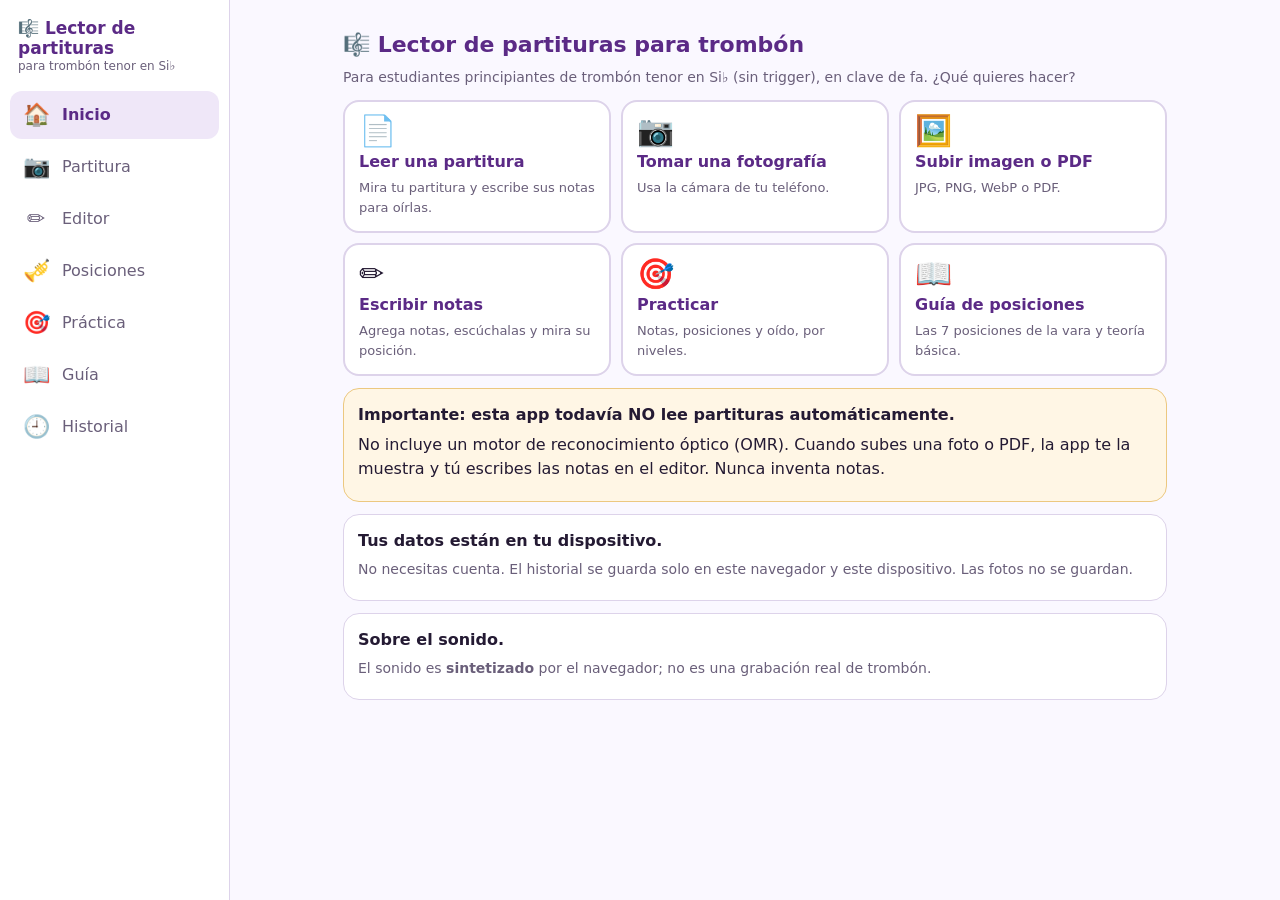
<file: index.html>
<!doctype html>
<html lang="es"><head><meta charset="utf-8">
<meta name="viewport" content="width=device-width, initial-scale=1, viewport-fit=cover">
<meta name="theme-color" content="#5b2a86">
<title>Lector de partituras para trombón</title>
<link rel="icon" href="data:image/svg+xml,%3Csvg xmlns=%27http://www.w3.org/2000/svg%27 viewBox=%270 0 32 32%27%3E%3Crect width=%2732%27 height=%2732%27 rx=%277%27 fill=%27%235b2a86%27/%3E%3Ctext x=%2716%27 y=%2723%27 font-size=%2720%27 text-anchor=%27middle%27 fill=%27%23e8b84a%27%3E%E2%99%AA%3C/text%3E%3C/svg%3E">
<link rel="stylesheet" href="style.css">
</head><body>
<div id="app"><nav id="nav" aria-label="Navegación principal"></nav><main id="main"><noscript>Esta aplicación necesita JavaScript.</noscript></main></div>
<div id="printarea"></div>
<script src="js/data.js"></script>
<script src="js/staff.js"></script>
<script src="js/audio.js"></script>
<script src="js/app.js"></script>
<script src="js/cargar.js"></script>
<script src="js/musicxml.js"></script>
<script src="js/editor.js"></script>
<script src="js/practica.js"></script>
<script src="js/export.js"></script>
</body></html>
</file>
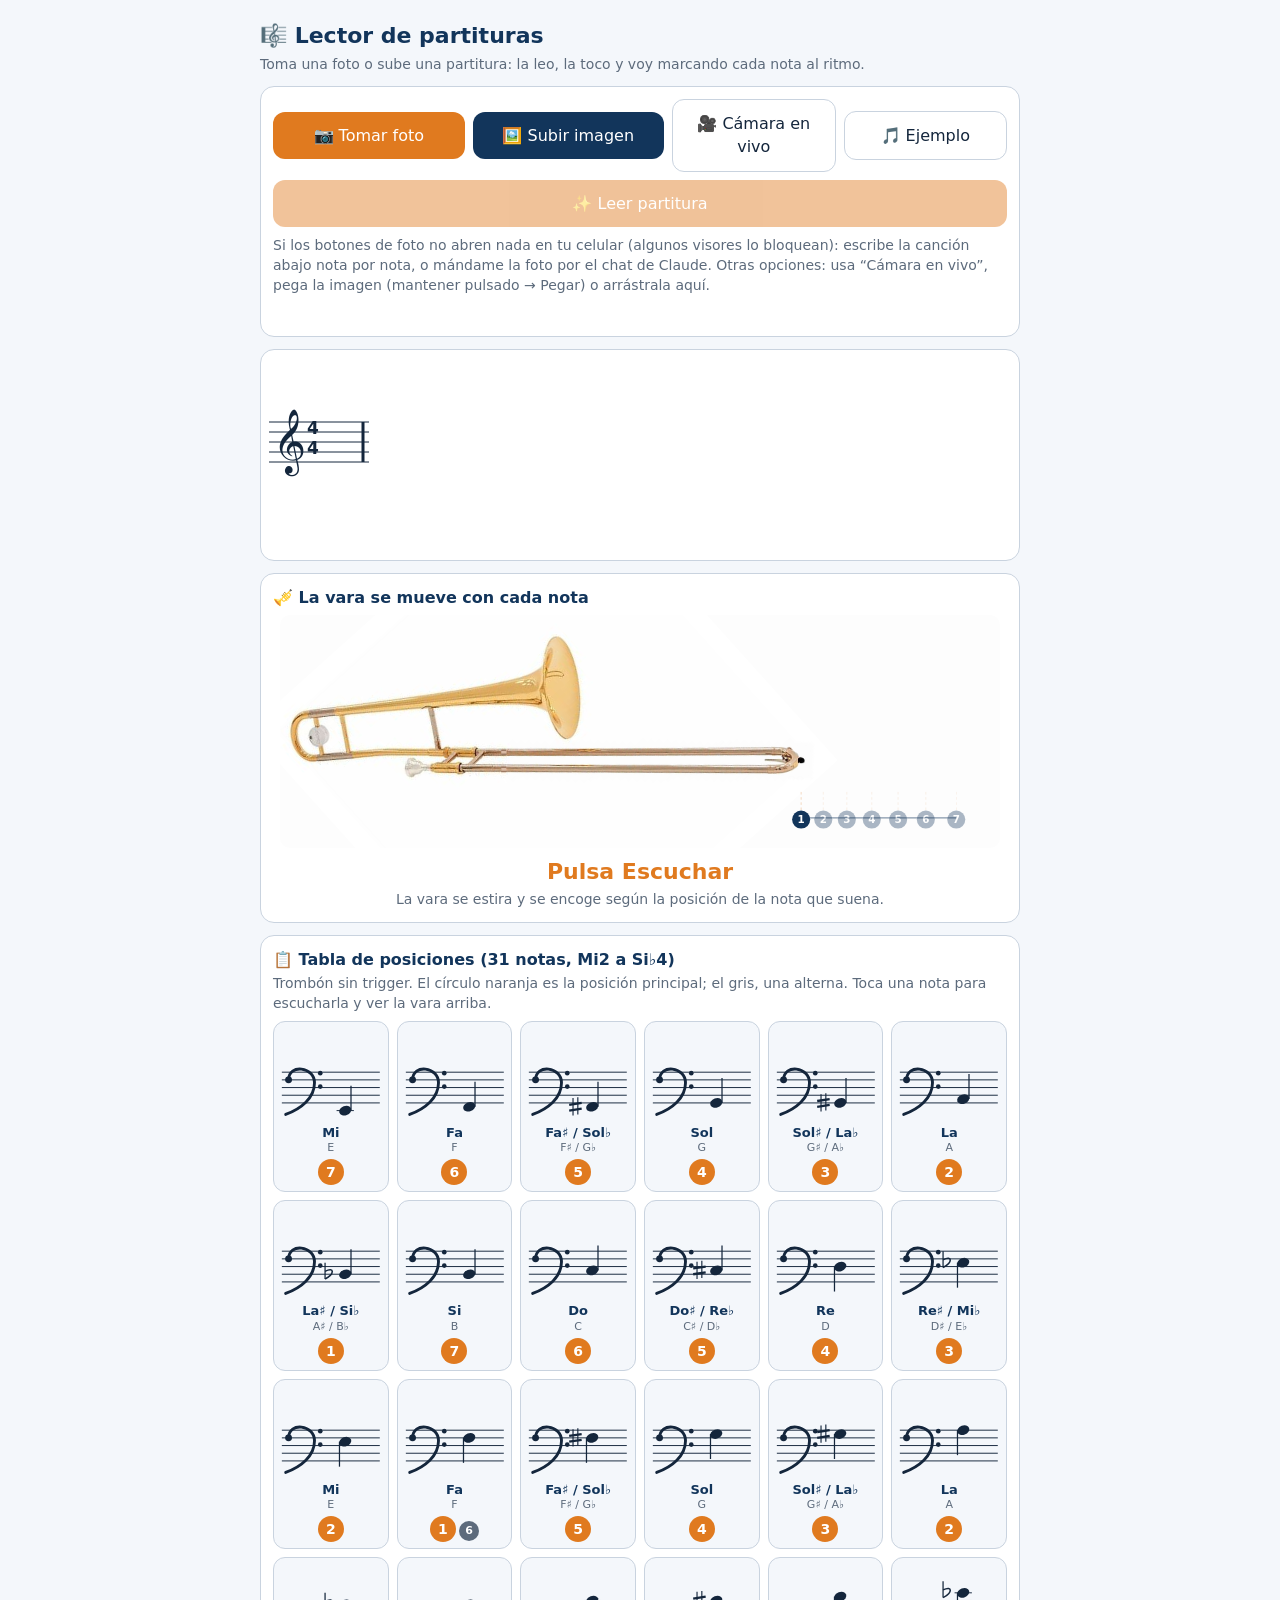
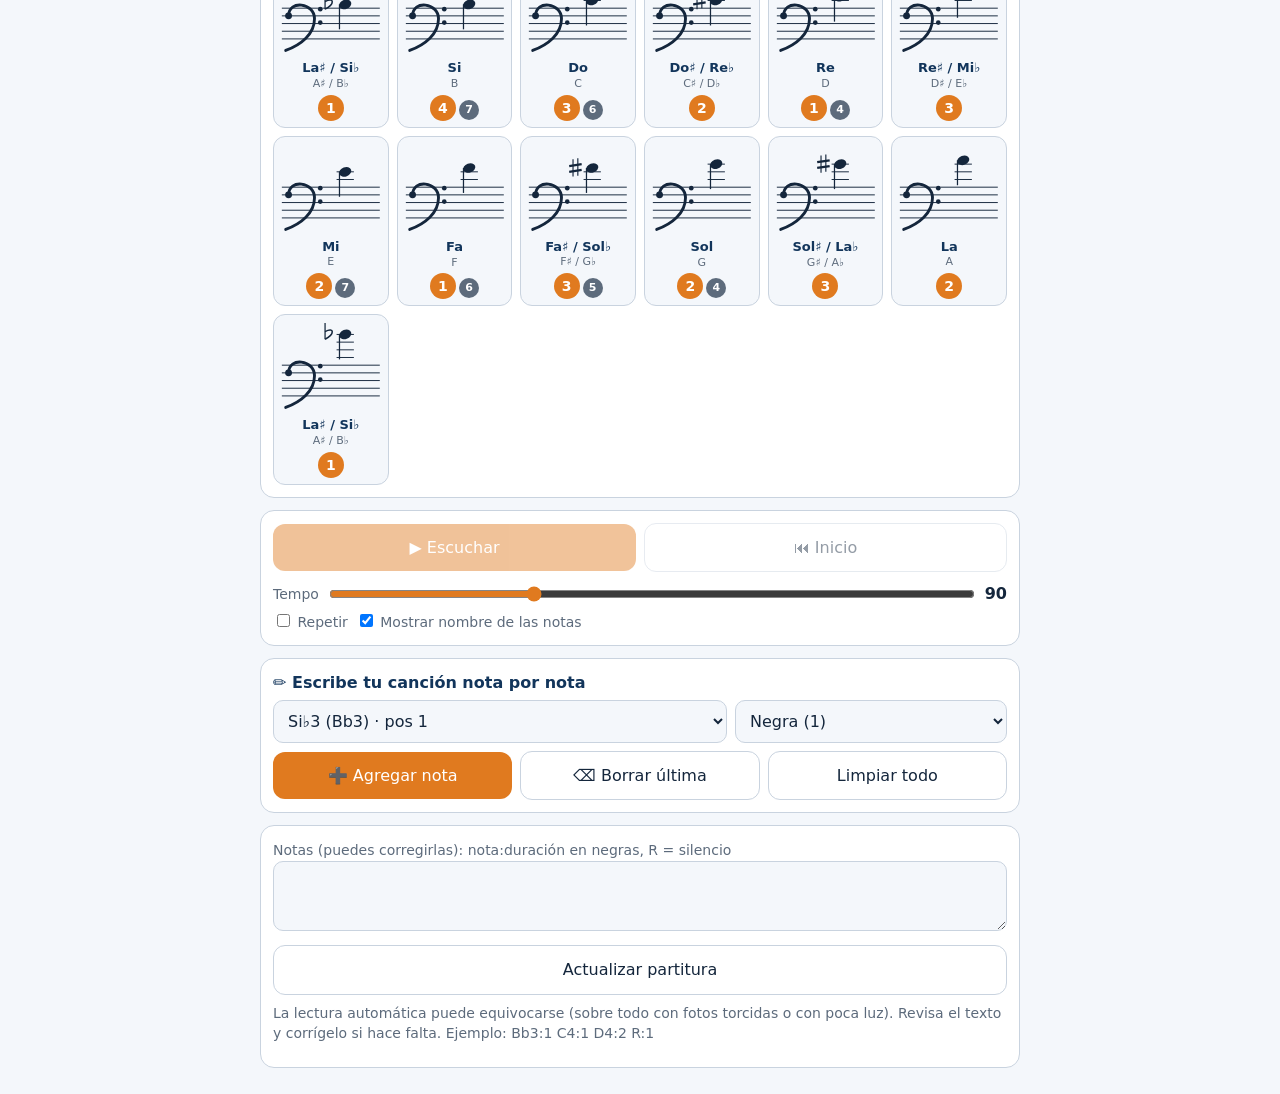
<file: index (6).html>
<!doctype html>
<html lang="es"><head><meta charset="utf-8">
<meta name="viewport" content="width=device-width, initial-scale=1, viewport-fit=cover">
<title>Lector de partituras PUPR</title>
<style>
:root{--bg:#f4f7fb;--card:#fff;--tx:#14263c;--mut:#5d6b7c;--ac:#e07a1f;--nv:#12355b;--ln:#c9d3df;color-scheme:light;box-sizing:border-box;padding-top:env(safe-area-inset-top,0px);padding-bottom:env(safe-area-inset-bottom,0px)}
@media (prefers-color-scheme:dark){:root:not([data-theme="light"]){--bg:#0e1621;--card:#17222f;--tx:#e8eef5;--mut:#9fb0c2;--ln:#33465a;--nv:#7fb2e6;color-scheme:dark}}
:root[data-theme="dark"]{--bg:#0e1621;--card:#17222f;--tx:#e8eef5;--mut:#9fb0c2;--ln:#33465a;--nv:#7fb2e6;color-scheme:dark}
html{height:100%;scroll-padding-top:env(safe-area-inset-top,0px)}
body{margin:0;background:var(--bg);color:var(--tx);font:16px/1.45 system-ui,-apple-system,"Segoe UI",Roboto,sans-serif;min-height:100%}
main{max-width:760px;margin:0 auto;padding:14px}
h1{font-size:22px;margin:6px 0 2px;color:var(--nv)} .sub{color:var(--mut);margin:0 0 12px;font-size:14px}
.card{background:var(--card);border:1px solid var(--ln);border-radius:14px;padding:12px;margin-bottom:12px}
.row{display:flex;gap:8px;flex-wrap:wrap;align-items:center}
button,.btn{font:inherit;border:0;border-radius:12px;padding:12px 14px;background:var(--nv);color:#fff;cursor:pointer;flex:1 1 140px;text-align:center}
button.ac,.btn.ac{background:var(--ac)} button.sec{background:transparent;color:var(--tx);border:1px solid var(--ln)}
button:disabled{opacity:.45}
.btn{position:relative;overflow:hidden}.btn input{position:absolute;inset:0;width:100%;height:100%;opacity:0;cursor:pointer;font-size:200px}
#pv{max-width:100%;max-height:60vh;border-radius:10px;display:none;margin-top:8px}
#msg{font-size:14px;color:var(--mut);margin-top:8px;min-height:20px}
#wrap{overflow-x:auto;background:var(--card);border:1px solid var(--ln);border-radius:14px;margin-bottom:12px;-webkit-overflow-scrolling:touch}
svg{display:block;color:var(--tx)} .on .h{fill:var(--ac)!important;stroke:var(--ac)!important} .on text{fill:var(--ac)!important;font-weight:700}
label{font-size:14px;color:var(--mut)} textarea{width:100%;min-height:70px;font:13px/1.4 ui-monospace,Menlo,monospace;background:var(--bg);color:var(--tx);border:1px solid var(--ln);border-radius:10px;padding:8px;box-sizing:border-box}
input[type=range]{flex:1 1 160px;accent-color:var(--ac)}

#tabg{display:grid;grid-template-columns:repeat(auto-fill,minmax(112px,1fr));gap:8px}.tc{background:var(--bg);border:1px solid var(--ln);border-radius:12px;padding:6px 4px;text-align:center;cursor:pointer;font:inherit;color:var(--tx);display:block;flex:none}.tc:active{border-color:var(--ac)}.tc svg{width:100%;height:auto;display:block}.tc b{display:block;font-size:13px;color:var(--nv);line-height:1.2}.tc small{color:var(--mut);font-size:11px;display:block}.tc .pp{display:inline-block;background:var(--ac);color:#fff;border-radius:50%;width:26px;height:26px;line-height:26px;font-weight:800;font-size:14px;margin-top:3px}.tc .al{display:inline-block;background:var(--mut);color:#fff;border-radius:50%;width:20px;height:20px;line-height:20px;font-size:11px;font-weight:700;margin-left:3px}
</style></head><body><main>
<h1>🎼 Lector de partituras</h1>
<p class="sub">Toma una foto o sube una partitura: la leo, la toco y voy marcando cada nota al ritmo.</p>

<div class="card">
 <div class="row">
  <span class="btn ac">📷 Tomar foto<input id="cam" type="file" accept="image/*" capture="environment"></span>
  <span class="btn">🖼️ Subir imagen<input id="gal" type="file" accept="image/*"></span>
  <button class="sec" id="live">🎥 Cámara en vivo</button>
  <button class="sec" id="demo">🎵 Ejemplo</button>
 </div>
 <img id="pv" alt="Partitura cargada">
 <video id="vd" playsinline autoplay muted style="display:none;width:100%;border-radius:10px;margin-top:8px"></video>
 <div class="row" id="vdb" style="display:none;margin-top:8px"><button id="snap" class="ac">📸 Capturar</button><button id="vstop" class="sec">Cerrar cámara</button></div>
 <div class="row" style="margin-top:8px"><button id="read" class="ac" disabled>✨ Leer partitura</button></div>
 <p class="sub" style="margin:8px 0 0">Si los botones de foto no abren nada en tu celular (algunos visores lo bloquean): escribe la canción abajo nota por nota, o mándame la foto por el chat de Claude. Otras opciones: usa “Cámara en vivo”, pega la imagen (mantener pulsado → Pegar) o arrástrala aquí.</p>
 <div id="msg"></div>
</div>

<div id="wrap"><svg id="sv" height="210" width="320"></svg></div>

<div class="card" id="tcard">
 <div style="font-weight:700;color:var(--nv);margin-bottom:6px">🎺 La vara se mueve con cada nota</div>
 <div style="max-width:720px;margin:0 auto">
  <svg id="tsv" viewBox="0 90 1671 540" style="width:100%;height:auto;display:block;background:#fdfdfd;border-radius:10px">
   <g transform="translate(-73.1,354.8) rotate(-41.968)">
   <image href="[data-uri]" x="0" y="0" width="968" height="968"/>
   <g><line x1="400.3" y1="432.1" x2="690.3" y2="692.9" stroke="#9c7a64" stroke-width="13" stroke-linecap="butt"/><line x1="400.3" y1="432.1" x2="690.3" y2="692.9" stroke="#d9b9a2" stroke-width="6" stroke-linecap="butt"/><line x1="373.6" y1="461.8" x2="663.6" y2="722.6" stroke="#9c7a64" stroke-width="13" stroke-linecap="butt"/><line x1="373.6" y1="461.8" x2="663.6" y2="722.6" stroke="#d9b9a2" stroke-width="6" stroke-linecap="butt"/></g>
   <g id="sl" style="transition:transform .35s ease;transform:translate(0px,0px)"><image href="[data-uri]" x="362" y="418" width="596" height="549"/></g>
   </g><g transform="translate(44,-330)">
   <line x1="1165.5" y1="890.7" x2="1525.5" y2="890.7" stroke="#12355b" stroke-width="3" opacity=".5"/><g id="rk1"><line x1="1165.5" y1="830.7" x2="1165.5" y2="890.7" stroke="#e07a1f" stroke-dasharray="6 6" opacity=".6"/><circle cx="1165.5" cy="894.7" r="21" fill="#12355b"/><text x="1165.5" y="902.7" font-size="24" font-weight="700" text-anchor="middle" fill="#fff">1</text></g><g id="rk2"><line x1="1216.9" y1="830.7" x2="1216.9" y2="890.7" stroke="#e07a1f" stroke-dasharray="6 6" opacity=".6"/><circle cx="1216.9" cy="894.7" r="21" fill="#12355b"/><text x="1216.9" y="902.7" font-size="24" font-weight="700" text-anchor="middle" fill="#fff">2</text></g><g id="rk3"><line x1="1271.5" y1="830.7" x2="1271.5" y2="890.7" stroke="#e07a1f" stroke-dasharray="6 6" opacity=".6"/><circle cx="1271.5" cy="894.7" r="21" fill="#12355b"/><text x="1271.5" y="902.7" font-size="24" font-weight="700" text-anchor="middle" fill="#fff">3</text></g><g id="rk4"><line x1="1329.4" y1="830.7" x2="1329.4" y2="890.7" stroke="#e07a1f" stroke-dasharray="6 6" opacity=".6"/><circle cx="1329.4" cy="894.7" r="21" fill="#12355b"/><text x="1329.4" y="902.7" font-size="24" font-weight="700" text-anchor="middle" fill="#fff">4</text></g><g id="rk5"><line x1="1390.5" y1="830.7" x2="1390.5" y2="890.7" stroke="#e07a1f" stroke-dasharray="6 6" opacity=".6"/><circle cx="1390.5" cy="894.7" r="21" fill="#12355b"/><text x="1390.5" y="902.7" font-size="24" font-weight="700" text-anchor="middle" fill="#fff">5</text></g><g id="rk6"><line x1="1454.8" y1="830.7" x2="1454.8" y2="890.7" stroke="#e07a1f" stroke-dasharray="6 6" opacity=".6"/><circle cx="1454.8" cy="894.7" r="21" fill="#12355b"/><text x="1454.8" y="902.7" font-size="24" font-weight="700" text-anchor="middle" fill="#fff">6</text></g><g id="rk7"><line x1="1525.5" y1="830.7" x2="1525.5" y2="890.7" stroke="#e07a1f" stroke-dasharray="6 6" opacity=".6"/><circle cx="1525.5" cy="894.7" r="21" fill="#12355b"/><text x="1525.5" y="902.7" font-size="24" font-weight="700" text-anchor="middle" fill="#fff">7</text></g>
  </g></svg>
 </div>
 <div id="tpos" style="text-align:center;font-weight:800;font-size:22px;color:var(--ac);margin-top:8px">Pulsa Escuchar</div>
 <div id="tsub" class="sub" style="text-align:center;margin:2px 0 0">La vara se estira y se encoge según la posición de la nota que suena.</div>
</div>

<div class="card" id="tabcard">
 <div style="font-weight:700;color:var(--nv);margin-bottom:2px">📋 Tabla de posiciones (31 notas, Mi2 a Si♭4)</div>
 <p class="sub" style="margin:0 0 8px">Trombón sin trigger. El círculo naranja es la posición principal; el gris, una alterna. Toca una nota para escucharla y ver la vara arriba.</p>
 <div id="tabg"></div>
</div>
<div class="card">
 <div class="row">
  <button id="play" class="ac" disabled>▶ Escuchar</button>
  <button id="rew" class="sec" disabled>⏮ Inicio</button>
 </div>
 <div class="row" style="margin-top:10px"><label for="tp">Tempo</label><input id="tp" type="range" min="40" max="200" value="90"><b id="tv">90</b></div>
 <div class="row" style="margin-top:6px">
  <label><input type="checkbox" id="rep"> Repetir</label>
  <label><input type="checkbox" id="trb" checked> Mostrar nombre de las notas</label>
 </div>
</div>

<div class="card">
 <div style="font-weight:700;color:var(--nv);margin-bottom:6px">✏️ Escribe tu canción nota por nota</div>
 <div class="row">
  <select id="nsel" style="flex:2 1 150px;font:inherit;padding:10px;border-radius:10px;border:1px solid var(--ln);background:var(--bg);color:var(--tx)"></select>
  <select id="dsel" style="flex:1 1 120px;font:inherit;padding:10px;border-radius:10px;border:1px solid var(--ln);background:var(--bg);color:var(--tx)">
   <option value="1">Negra (1)</option><option value="2">Blanca (2)</option><option value="4">Redonda (4)</option><option value="0.5">Corchea (½)</option><option value="1.5">Negra con puntillo</option><option value="3">Blanca con puntillo</option></select>
 </div>
 <div class="row" style="margin-top:8px"><button id="nadd" class="ac">➕ Agregar nota</button><button id="ndel" class="sec">⌫ Borrar última</button><button id="nclr" class="sec">Limpiar todo</button></div>
</div>
<div class="card">
 <label for="tx">Notas (puedes corregirlas): nota:duración en negras, R = silencio</label>
 <textarea id="tx" spellcheck="false"></textarea>
 <div class="row" style="margin-top:8px"><button id="upd" class="sec">Actualizar partitura</button></div>
 <p class="sub" style="margin-top:8px">La lectura automática puede equivocarse (sobre todo con fotos torcidas o con poca luz). Revisa el texto y corrígelo si hace falta. Ejemplo: Bb3:1 C4:1 D4:2 R:1</p>
</div>
</main>
<script>
const $=id=>document.getElementById(id);
const ES={C:'Do',D:'Re',E:'Mi',F:'Fa',G:'Sol',A:'La',B:'Si'},BASE={C:0,D:2,E:4,F:5,G:7,A:9,B:11};
const POS=[7,6,5,4,3,2,1,7,6,5,4,3,2,1,5,4,3,2,1,4,3,2,1,3,2,1,3,2,3,2,1]; // según tabla de referencia (tonestro)
const ALT={53:6,59:7,60:6,62:4,64:7,65:6,66:5,67:4}; // midi 40..70
let score={ts:[4,4],notes:[]},file=null,xs=[],playing=false,timers=[],ctx=null,cur=-1;
const DEMO='D4:1 D4:1 Eb4:1 F4:1 F4:1 Eb4:1 D4:1 C4:1 Bb3:1 Bb3:1 C4:1 D4:1 D4:1.5 C4:.5 C4:2';

function bclef(x,yb){const f=yb-24;return `<g fill="currentColor" stroke="currentColor"><circle cx="${x+3}" cy="${f}" r="3.6" stroke="none"/><path d="M${x+3} ${f} C${x+3} ${f-17} ${x+30} ${f-14} ${x+30} ${f+3} C${x+30} ${f+19} ${x+16} ${f+30} ${x} ${f+36}" fill="none" stroke-width="3" stroke-linecap="round"/><circle cx="${x+36}" cy="${f-7}" r="2.4" stroke="none"/><circle cx="${x+36}" cy="${f+7}" r="2.4" stroke="none"/></g>`}
function accSym(x,y,a){return a>0?`<g stroke="currentColor" fill="none"><line x1="${x-2}" y1="${y-9}" x2="${x-2}" y2="${y+9}" stroke-width="1.2"/><line x1="${x+3}" y1="${y-10}" x2="${x+3}" y2="${y+8}" stroke-width="1.2"/><line x1="${x-6}" y1="${y-2}" x2="${x+7}" y2="${y-4}" stroke-width="2.4"/><line x1="${x-6}" y1="${y+4}" x2="${x+7}" y2="${y+2}" stroke-width="2.4"/></g>`:`<g stroke="currentColor" fill="none" stroke-width="1.3"><line x1="${x-3}" y1="${y-12}" x2="${x-3}" y2="${y+5}"/><path d="M${x-3} ${y+5} C${x+7} ${y} ${x+7} ${y-8} ${x-3} ${y-3}" stroke-width="1.6"/></g>`}
function pp(p){const m=/^([A-Ga-g])([#b\u266f\u266d]?)(-?\d)$/.exec(String(p).trim());if(!m)return null;
 const l=m[1].toUpperCase(),a=(m[2]=='#'||m[2]=='\u266f')?1:(m[2]=='b'||m[2]=='\u266d')?-1:0,o=+m[3];
 return{l,a,o,midi:12*(o+1)+BASE[l]+a,d:o*7+'CDEFGAB'.indexOf(l)}}
function toNotes(t){return t.split(/[\s,;]+/).filter(Boolean).map(s=>{const [p,d]=s.split(':');const dur=parseFloat(d||'1');
 if(/^r$/i.test(p))return{p:'R',d:dur||1};const q=pp(p);return q?{p,d:dur||1,q}:null}).filter(Boolean)}
function toText(n){return n.map(x=>x.p+':'+x.d).join(' ')}
function msg(t){$('msg').textContent=t}

function draw(){
 const N=score.notes; const pitched=N.filter(n=>n.q).map(n=>n.q.midi).sort((a,b)=>a-b);
 const bass=pitched.length&&pitched[Math.floor(pitched.length/2)]<60, bd=bass?18:30, yb=112, sp=5;
 const ny=d=>yb-(d-bd)*sp, beatsBar=score.ts[0]*(4/score.ts[1]);
 let x=78,t=0,html='',bars='';xs=[];
 for(let i=0;i<5;i++)html+=`<line x1="8" x2="__W__" y1="${yb-i*10}" y2="${yb-i*10}" stroke="currentColor" stroke-width="1"/>`;
 html+=bass?bclef(10,yb):`<text x="12" y="${yb-2}" font-size="56" fill="currentColor" font-family="'Noto Music','Apple Symbols','Segoe UI Symbol',serif">\u{1D11E}</text>`;
 html+=`<text x="46" y="${yb-28}" font-size="17" font-weight="700" fill="currentColor">${score.ts[0]}</text><text x="46" y="${yb-8}" font-size="17" font-weight="700" fill="currentColor">${score.ts[1]}</text>`;
 N.forEach((n,i)=>{
  const w=Math.max(30,n.d*38);const cx=x+14;xs.push(cx);let g=`<g id="n${i}">`;
  if(n.q){const y=ny(n.q.d);
   const L=d=>{const ly=ny(d);g+=`<line x1="${cx-10}" x2="${cx+10}" y1="${ly}" y2="${ly}" stroke="currentColor"/>`};
   if(n.q.d>=bd+10)for(let d=bd+10;d<=n.q.d;d+=2)L(d);
   if(n.q.d<=bd-2)for(let d=bd-2;d>=n.q.d;d-=2)L(d);
   const hollow=n.d>=2,up=n.q.d<bd+4;
   g+=`<ellipse class="h" cx="${cx}" cy="${y}" rx="6.5" ry="4.8" transform="rotate(-20 ${cx} ${y})" fill="${hollow?'var(--card)':'currentColor'}" stroke="currentColor" stroke-width="${hollow?1.6:1}"/>`;
   if(n.d<4)g+=up?`<line x1="${cx+6}" x2="${cx+6}" y1="${y-1}" y2="${y-30}" stroke="currentColor" stroke-width="1.3"/>`:`<line x1="${cx-6}" x2="${cx-6}" y1="${y+1}" y2="${y+30}" stroke="currentColor" stroke-width="1.3"/>`;
   if(n.d<1)g+=up?`<path d="M${cx+6} ${y-30} q8 8 5 18" stroke="currentColor" fill="none" stroke-width="1.6"/>`:`<path d="M${cx-6} ${y+30} q8 -8 5 -18" stroke="currentColor" fill="none" stroke-width="1.6"/>`;
   if(n.q.a)g+=`<text x="${cx-20}" y="${y+5}" font-size="15" fill="currentColor">${n.q.a>0?'\u266f':'\u266d'}</text>`;
   if([1.5,3,.75].includes(n.d))g+=`<circle cx="${cx+13}" cy="${y-2}" r="1.8" fill="currentColor"/>`;
   if($('trb').checked)g+=`<text x="${cx}" y="150" font-size="13" font-weight="700" text-anchor="middle" fill="var(--nv)">${ES[n.q.l]}${n.q.a>0?'\u266f':n.q.a<0?'\u266d':''}</text>`;
  } else g+=`<rect x="${cx-6}" y="${yb-22}" width="12" height="5" fill="currentColor"/><text x="${cx}" y="150" font-size="11" text-anchor="middle" fill="var(--mut)">silencio</text>`;
  html+=g+'</g>';x+=w;t+=n.d;
  if(t>=beatsBar-.001){bars+=`<line x1="${x-4}" x2="${x-4}" y1="${yb-40}" y2="${yb}" stroke="currentColor"/>`;t=0}
 });
 const W=x+30;html=html.replace(/__W__/g,W)+bars+`<line x1="${W-6}" x2="${W-6}" y1="${yb-40}" y2="${yb}" stroke="currentColor" stroke-width="3"/>`;
 const sv=$('sv');sv.setAttribute('width',Math.max(W,320));sv.innerHTML=html;cur=-1;
 $('play').disabled=$('rew').disabled=!N.length;
}
const CMS=[0,8,16.5,25.5,35,45,56],EXT=360.0,UX=0.74351,UY=0.66872;
function setSlide(p){const e=EXT*CMS[p-1]/56;$('sl').style.transform=`translate(${e*UX}px,${e*UY}px)`;
 for(let i=1;i<=7;i++){const g=$('rk'+i);if(g)g.style.opacity=i==p?1:.35}}
function tposShow(n){
 if(!n){setSlide(1);$('tpos').textContent='Pulsa Escuchar';$('tsub').textContent='La vara se estira y se encoge según la posición de la nota que suena.';return}
 if(!n.q){$('tpos').textContent='Silencio';$('tsub').textContent='Descansa: la vara se queda donde estaba.';return}
 const m=n.q.midi;if(m<40||m>70){$('tpos').textContent='Fuera de rango';$('tsub').textContent='Esta nota está fuera del rango de la tabla (Mi2 a Si♭4).';return}
 const p=POS[m-40];setSlide(p);const ac=n.q.a>0?'\u266f':n.q.a<0?'\u266d':'';
 $('tpos').textContent='Posición '+p;$('tsub').textContent=ES[n.q.l]+ac+' · '+n.q.l+ac}
setSlide(1);
function mark(i){if(cur>=0){const o=$('n'+cur);o&&o.classList.remove('on')}cur=i;if(i<0){tposShow(null);return}const o=$('n'+i);o&&o.classList.add('on');tposShow(score.notes[i]);
 const w=$('wrap');w.scrollTo({left:xs[i]-w.clientWidth/2,behavior:'smooth'})}
function stop(){timers.forEach(clearTimeout);timers=[];playing=false;$('play').textContent='\u25b6 Escuchar';ctx&&ctx.suspend&&ctx.state==='running'&&ctx.close().then(()=>ctx=null)}
function tone(f,t,dur){const o=ctx.createOscillator(),o2=ctx.createOscillator(),g=ctx.createGain(),lp=ctx.createBiquadFilter();
 o.type='sawtooth';o2.type='triangle';o.frequency.value=f;o2.frequency.value=f;lp.type='lowpass';lp.frequency.value=1100;
 g.gain.setValueAtTime(0,t);g.gain.linearRampToValueAtTime(.22,t+.04);g.gain.setValueAtTime(.18,t+Math.max(.05,dur-.08));g.gain.linearRampToValueAtTime(0,t+dur);
 o.connect(lp);o2.connect(lp);lp.connect(g);g.connect(ctx.destination);o.start(t);o2.start(t);o.stop(t+dur+.02);o2.stop(t+dur+.02)}
function play(){
 if(playing){stop();mark(-1);return}
 ctx=new (window.AudioContext||window.webkitAudioContext)();ctx.resume();playing=true;$('play').textContent='\u23f8 Detener';
 const spb=60/$('tp').value;let t=ctx.currentTime+.2,acc=0;
 score.notes.forEach((n,i)=>{const dur=n.d*spb;
  if(n.q)tone(440*Math.pow(2,(n.q.midi-69)/12),t,dur*.94);
  timers.push(setTimeout(()=>mark(i),(t-ctx.currentTime)*1000));t+=dur});
 timers.push(setTimeout(()=>{const r=$('rep').checked;stop();mark(-1);if(r)play()},(t-ctx.currentTime)*1000+80));
}
function setText(t){const n=toNotes(t);score.notes=n;$('tx').value=toText(n);draw()}
$('demo').onclick=()=>{stop();score.ts=[4,4];$('tp').value=90;$('tv').textContent=90;setText(DEMO);msg('Ejemplo cargado: Oda a la Alegría. Pulsa Escuchar.')};
$('play').onclick=play;$('rew').onclick=()=>{stop();mark(-1);$('wrap').scrollTo({left:0})};
$('upd').onclick=()=>{stop();setText($('tx').value)};
$('tp').oninput=e=>{$('tv').textContent=e.target.value;if(playing){stop();mark(-1)}};
$('trb').onchange=()=>{stop();draw()};
function pick(e){const f=e.target.files[0];if(!f)return;setFile(f);return;$('read').disabled=false;msg('Foto lista. Pulsa “Leer partitura”.')}
$('cam').onchange=pick;$('gal').onchange=pick;
function setFile(f){file=f;const fr=new FileReader();fr.onload=()=>{$('pv').src=fr.result;$('pv').style.display='block'};fr.readAsDataURL(f);$('read').disabled=false;msg('Foto lista. Pulsa “Leer partitura”.')}
let stream=null;
function closeCam(){if(stream){stream.getTracks().forEach(t=>t.stop());stream=null}$('vd').style.display='none';$('vdb').style.display='none'}
$('live').onclick=async()=>{try{stream=await navigator.mediaDevices.getUserMedia({video:{facingMode:{ideal:'environment'}},audio:false});$('vd').srcObject=stream;$('vd').style.display='block';$('vdb').style.display='flex';msg('Apunta a la partitura y pulsa Capturar.')}catch(e){msg('Tu visor no permite usar la cámara aquí. Pega la imagen, o envíala por el chat de Claude y te paso las notas.')}};
$('snap').onclick=()=>{const v=$('vd'),c=document.createElement('canvas');c.width=v.videoWidth;c.height=v.videoHeight;c.getContext('2d').drawImage(v,0,0);c.toBlob(b=>{closeCam();setFile(new File([b],'foto.jpg',{type:'image/jpeg'}))},'image/jpeg',.9)};
$('vstop').onclick=closeCam;
document.addEventListener('paste',e=>{const it=[...((e.clipboardData&&e.clipboardData.items)||[])].find(i=>i.type.startsWith('image/'));if(it)setFile(it.getAsFile())});
['dragover','drop'].forEach(ev=>document.addEventListener(ev,e=>{e.preventDefault();if(ev==='drop'){const f=[...e.dataTransfer.files].find(x=>x.type.startsWith('image/'));f&&setFile(f)}}));
async function shrink(f){try{const b=await createImageBitmap(f);const s=Math.min(1,1800/Math.max(b.width,b.height));const c=document.createElement('canvas');c.width=b.width*s;c.height=b.height*s;
 c.getContext('2d').drawImage(b,0,0,c.width,c.height);return await new Promise(r=>c.toBlob(r,'image/jpeg',.88))}catch(e){return f}}
$('read').onclick=async()=>{
 stop();$('read').disabled=true;msg('Leyendo la partitura… puede tardar unos segundos.');
 try{
  const sample=(window.claude&&window.claude.use)?await window.claude.use('sample'):null;
  if(!sample){msg('Aquí la lectura automática no está disponible. Mira la foto arriba y escribe las notas con el cuadro “Escribe tu canción nota por nota”.');return}
  const blob=await shrink(file);
  const prompt='Eres un lector óptico de partituras. Mira la imagen y devuelve SOLO un JSON válido, sin texto adicional ni bloques de código, con esta forma: {"timeSig":[4,4],"tempo":90,"notes":[{"p":"Bb3","d":1},{"p":"R","d":1}]}. '+
   'p = nota sonora en notación científica (C4 = do central) usando # o b, aplicando la armadura de clave y los accidentales; "R" = silencio. d = duración en negras (redonda 4, blanca 2, negra 1, corchea 0.5, semicorchea 0.25; con puntillo multiplica por 1.5). '+
   'Lee solo la línea melódica principal (el pentagrama de arriba si hay varios), de izquierda a derecha, todos los compases visibles. Respeta la clave (Sol o Fa). Si no hay partitura legible devuelve {"error":"motivo"}.';
  const r=await sample(prompt,{images:[blob],modelTier:'complex'});
  const t=r.text,j=JSON.parse(t.slice(t.indexOf('{'),t.lastIndexOf('}')+1));
  if(j.error){msg('No pude leerla: '+j.error);return}
  score.ts=(j.timeSig&&j.timeSig.length==2)?j.timeSig:[4,4];if(j.tempo){$('tp').value=Math.min(200,Math.max(40,j.tempo));$('tv').textContent=$('tp').value}
  setText(j.notes.map(n=>n.p+':'+n.d).join(' '));
  msg('Listo: '+score.notes.length+' notas leídas. Revisa el texto de abajo y pulsa Escuchar.');
 }catch(e){msg(e&&e.code==='not_granted'?'Necesito tu permiso para leer la imagen.':'No pude leer la imagen. Intenta con una foto más recta y con buena luz, o escribe las notas abajo.')}
 finally{$('read').disabled=!file}};
(function(){const NM=['C','Db','D','Eb','E','F','Gb','G','Ab','A','Bb','B'],SY=['Do','Re\u266d','Re','Mi\u266d','Mi','Fa','Sol\u266d','Sol','La\u266d','La','Si\u266d','Si'];
 let o='<option value="R">Silencio</option>';for(let m=70;m>=40;m--){const k=m%12,oc=Math.floor(m/12)-1;o+=`<option value="${NM[k]}${oc}"${m==58?' selected':''}>${SY[k]}${oc} (${NM[k]}${oc}) \u00b7 pos ${POS[m-40]}</option>`}
 $('nsel').innerHTML=o;
 const cur=()=>toNotes($('tx').value);
 $('nadd').onclick=()=>{stop();const a=cur();const v=$('nsel').value,d=parseFloat($('dsel').value);a.push(v=='R'?{p:'R',d}:{p:v,d,q:pp(v)});score.notes=a;$('tx').value=toText(a);draw();msg('Nota agregada. Pulsa Escuchar cuando termines.')};
 $('ndel').onclick=()=>{stop();const a=cur();a.pop();score.notes=a;$('tx').value=toText(a);draw()};
 $('nclr').onclick=()=>{stop();score.notes=[];$('tx').value='';draw();mark(-1)};
})();
(function(){
 const LN='CDEFGAB',SP=[['C',0],['C',1],['D',0],['E',-1],['E',0],['F',0],['F',1],['G',0],['G',1],['A',0],['B',-1],['B',0]];
 const NM=['Do','Do\u266f / Re\u266d','Re','Re\u266f / Mi\u266d','Mi','Fa','Fa\u266f / Sol\u266d','Sol','Sol\u266f / La\u266d','La','La\u266f / Si\u266d','Si'];
 const LT=['C','C\u266f / D\u266d','D','D\u266f / E\u266d','E','F','F\u266f / G\u266d','G','G\u266f / A\u266d','A','A\u266f / B\u266d','B'];
 const MS=['Do','Do','Re','Mi','Mi','Fa','Fa','Sol','Sol','La','Si','Si'];
 const yb=78,sp=4,ny=d=>yb-(d-18)*sp;
 let out='';
 for(let m=40;m<=70;m++){
  const k=m%12,o=Math.floor(m/12)-1,l=SP[k][0],a=SP[k][1],d=o*7+LN.indexOf(l),y=ny(d),cx=70;
  let s='<svg viewBox="0 0 110 100" aria-hidden="true">';
  for(let i=0;i<5;i++)s+=`<line x1="4" x2="106" y1="${yb-i*8}" y2="${yb-i*8}" stroke="currentColor" stroke-width="1"/>`;
  s+=bclef(8,yb);
  for(let q=16;q>=d;q-=2)if(q<=16){s+=`<line x1="${cx-9}" x2="${cx+9}" y1="${ny(q)}" y2="${ny(q)}" stroke="currentColor"/>`}
  for(let q=28;q<=d;q+=2){s+=`<line x1="${cx-9}" x2="${cx+9}" y1="${ny(q)}" y2="${ny(q)}" stroke="currentColor"/>`}
  s+=`<ellipse cx="${cx}" cy="${y}" rx="6.5" ry="4.8" transform="rotate(-20 ${cx} ${y})" fill="currentColor"/>`;
  const up=d<22;s+=up?`<line x1="${cx+6}" x2="${cx+6}" y1="${y}" y2="${y-26}" stroke="currentColor" stroke-width="1.3"/>`:`<line x1="${cx-6}" x2="${cx-6}" y1="${y}" y2="${y+26}" stroke="currentColor" stroke-width="1.3"/>`;
  if(a)s+=accSym(cx-18,y,a);
  s+='</svg>';
  const p=POS[m-40],al=ALT[m];
  out+=`<button class="tc" data-m="${m}">${s}<b>${NM[k]}</b><small>${LT[k]}</small><span class="pp">${p}</span>${al?`<span class="al" title="alterna">${al}</span>`:''}</button>`;
 }
 $('tabg').innerHTML=out;
 let tc=null;
 $('tabg').onclick=e=>{const b=e.target.closest('.tc');if(!b)return;const m=+b.dataset.m;
  stop();mark(-1);const k=m%12,o=Math.floor(m/12)-1,l=SP[k][0],a=SP[k][1];
  tposShow({q:{midi:m,l,a,o,d:0}});
  try{tc=tc||new (window.AudioContext||window.webkitAudioContext)();tc.resume();const t=tc.currentTime,f=440*Math.pow(2,(m-69)/12),x=tc.createOscillator(),x2=tc.createOscillator(),g=tc.createGain(),lp=tc.createBiquadFilter();
   x.type='sawtooth';x2.type='triangle';x.frequency.value=f;x2.frequency.value=f;lp.type='lowpass';lp.frequency.value=1100;
   g.gain.setValueAtTime(0,t);g.gain.linearRampToValueAtTime(.2,t+.04);g.gain.setValueAtTime(.16,t+.9);g.gain.linearRampToValueAtTime(0,t+1.2);
   x.connect(lp);x2.connect(lp);lp.connect(g);g.connect(tc.destination);x.start(t);x2.start(t);x.stop(t+1.3);x2.stop(t+1.3)}catch(_){}
  $('tcard').scrollIntoView({behavior:'smooth',block:'start'})};
})();
draw();
</script></body></html>
</file>
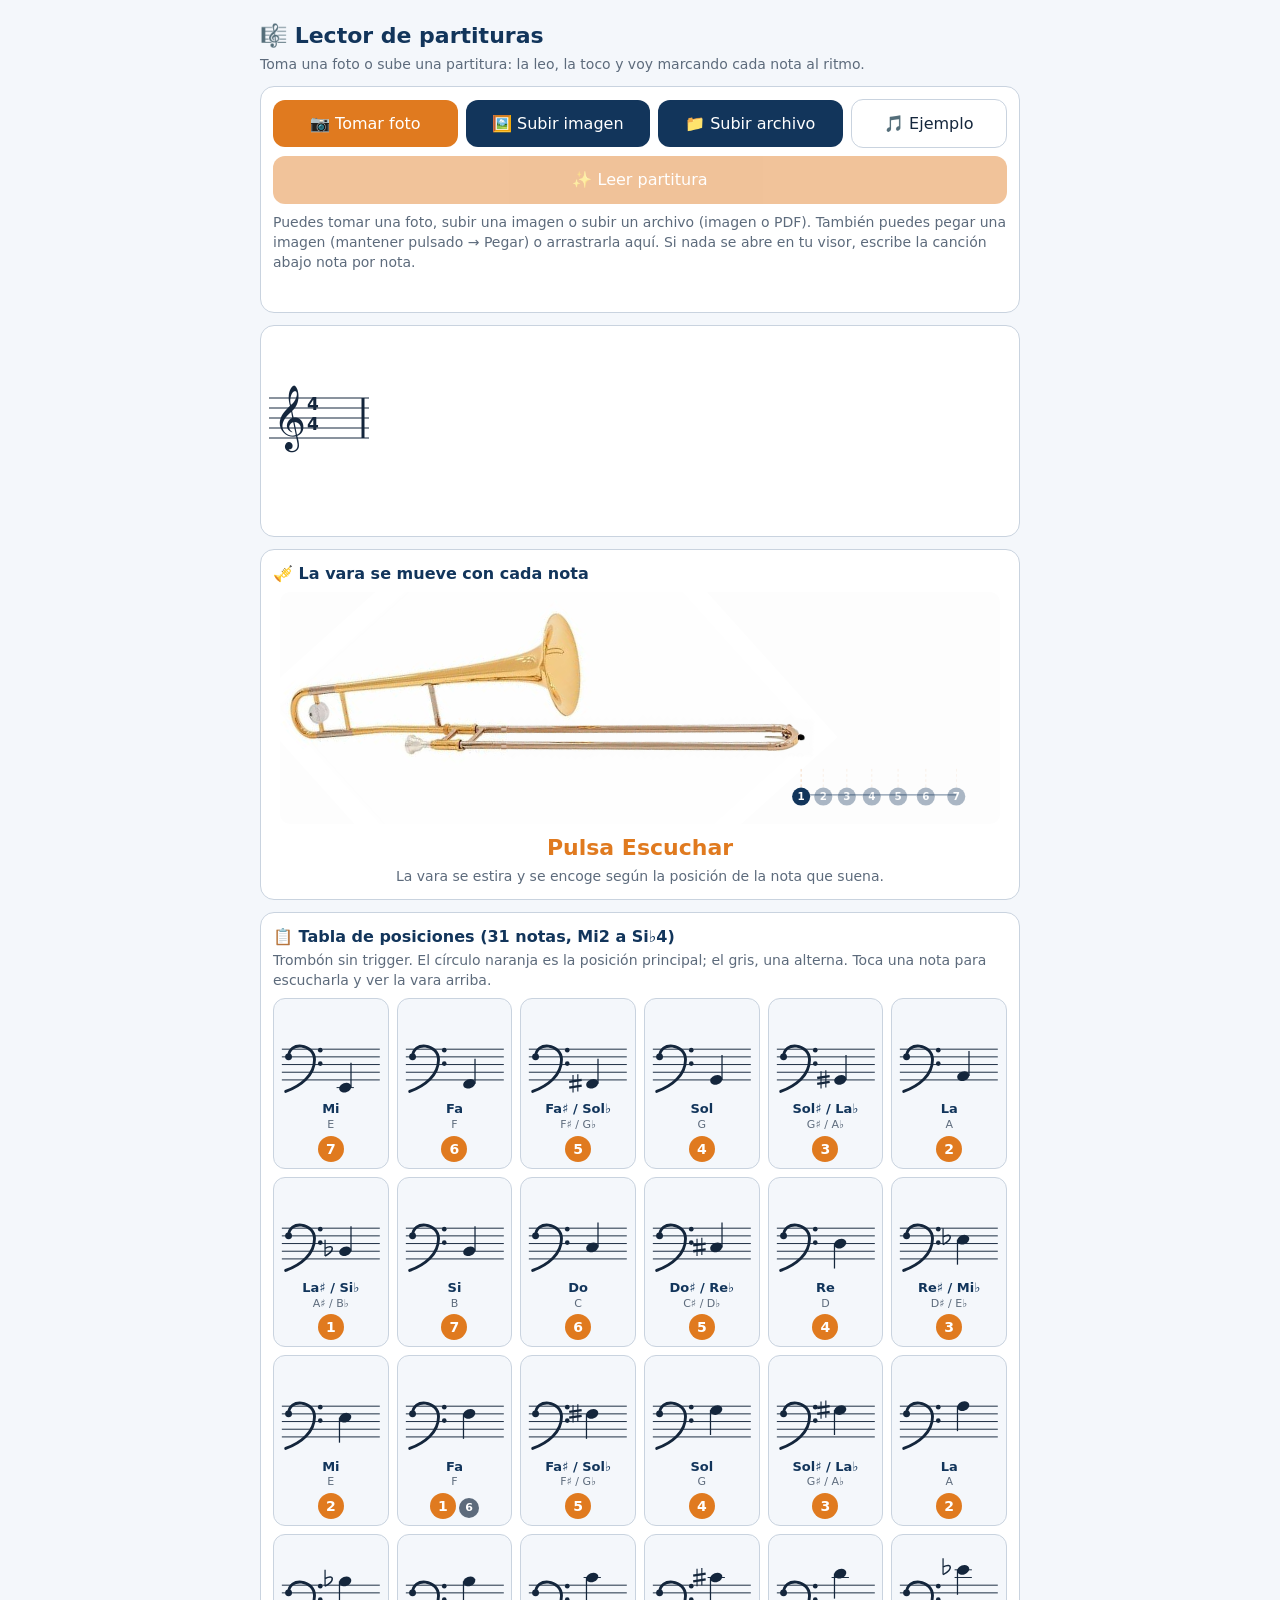
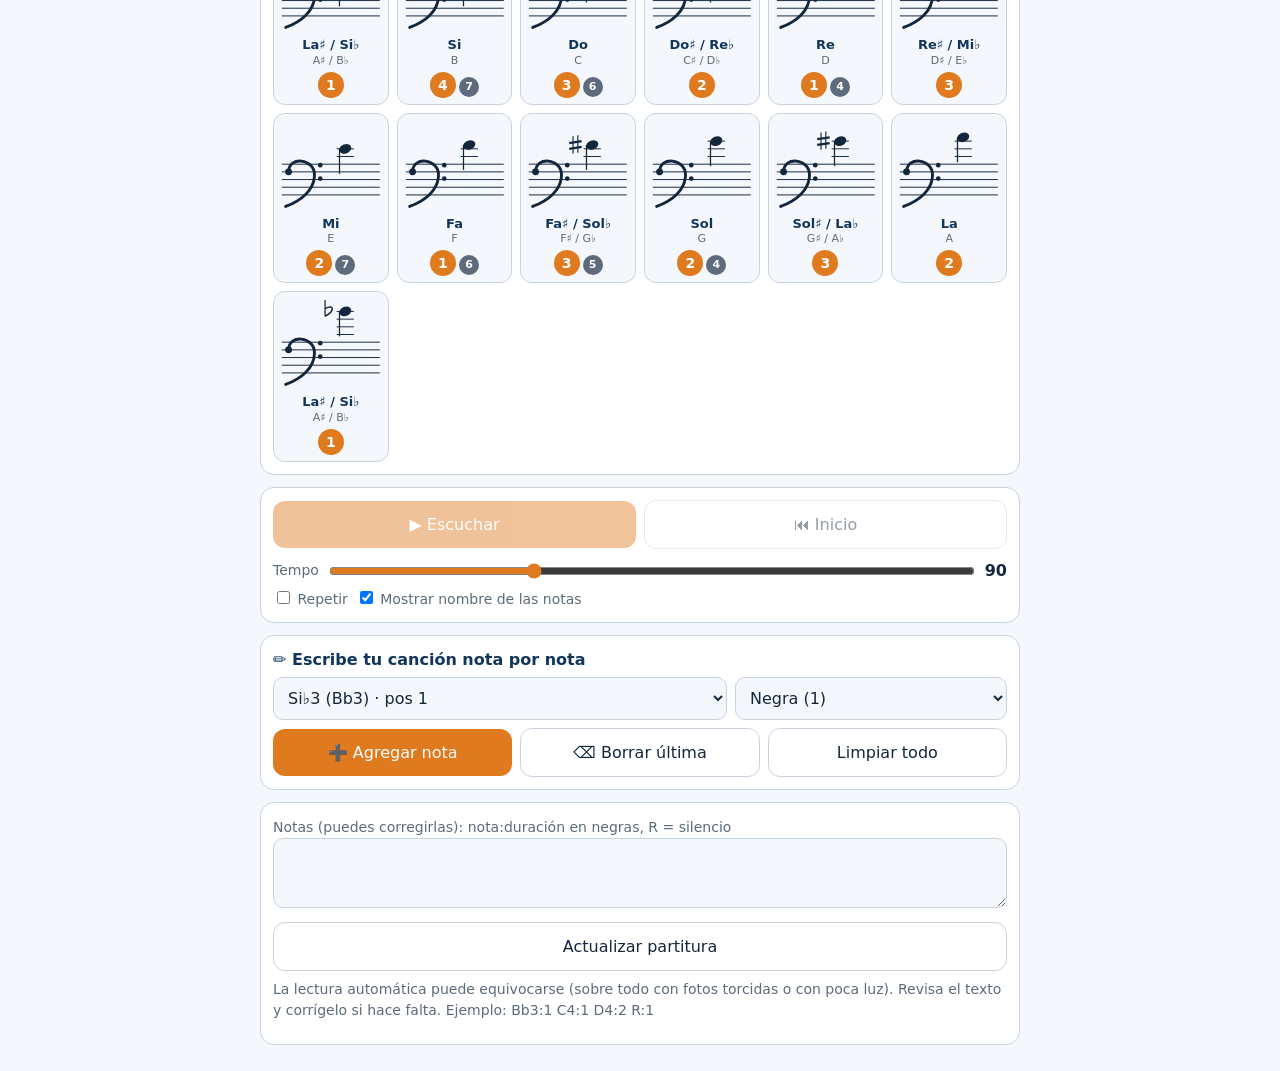
<file: lector-simple.html>
<!doctype html>
<html lang="es"><head><meta charset="utf-8">
<meta name="viewport" content="width=device-width, initial-scale=1, viewport-fit=cover">
<title>Lector de partituras PUPR</title>
<style>
:root{--bg:#f4f7fb;--card:#fff;--tx:#14263c;--mut:#5d6b7c;--ac:#e07a1f;--nv:#12355b;--ln:#c9d3df;color-scheme:light;box-sizing:border-box;padding-top:env(safe-area-inset-top,0px);padding-bottom:env(safe-area-inset-bottom,0px)}
@media (prefers-color-scheme:dark){:root:not([data-theme="light"]){--bg:#0e1621;--card:#17222f;--tx:#e8eef5;--mut:#9fb0c2;--ln:#33465a;--nv:#7fb2e6;color-scheme:dark}}
:root[data-theme="dark"]{--bg:#0e1621;--card:#17222f;--tx:#e8eef5;--mut:#9fb0c2;--ln:#33465a;--nv:#7fb2e6;color-scheme:dark}
html{height:100%;scroll-padding-top:env(safe-area-inset-top,0px)}
body{margin:0;background:var(--bg);color:var(--tx);font:16px/1.45 system-ui,-apple-system,"Segoe UI",Roboto,sans-serif;min-height:100%}
main{max-width:760px;margin:0 auto;padding:14px}
h1{font-size:22px;margin:6px 0 2px;color:var(--nv)} .sub{color:var(--mut);margin:0 0 12px;font-size:14px}
.card{background:var(--card);border:1px solid var(--ln);border-radius:14px;padding:12px;margin-bottom:12px}
.row{display:flex;gap:8px;flex-wrap:wrap;align-items:center}
button,.btn{font:inherit;border:0;border-radius:12px;padding:12px 14px;background:var(--nv);color:#fff;cursor:pointer;flex:1 1 140px;text-align:center}
button.ac,.btn.ac{background:var(--ac)} button.sec{background:transparent;color:var(--tx);border:1px solid var(--ln)}
button:disabled{opacity:.45}
.btn{position:relative;overflow:hidden}.btn input{position:absolute;inset:0;width:100%;height:100%;opacity:0;cursor:pointer;font-size:200px}
#pv{max-width:100%;max-height:60vh;border-radius:10px;display:none;margin-top:8px}
#msg{font-size:14px;color:var(--mut);margin-top:8px;min-height:20px}
#wrap{overflow-x:auto;background:var(--card);border:1px solid var(--ln);border-radius:14px;margin-bottom:12px;-webkit-overflow-scrolling:touch}
svg{display:block;color:var(--tx)} .on .h{fill:var(--ac)!important;stroke:var(--ac)!important} .on text{fill:var(--ac)!important;font-weight:700}
label{font-size:14px;color:var(--mut)} textarea{width:100%;min-height:70px;font:13px/1.4 ui-monospace,Menlo,monospace;background:var(--bg);color:var(--tx);border:1px solid var(--ln);border-radius:10px;padding:8px;box-sizing:border-box}
input[type=range]{flex:1 1 160px;accent-color:var(--ac)}

#tabg{display:grid;grid-template-columns:repeat(auto-fill,minmax(112px,1fr));gap:8px}.tc{background:var(--bg);border:1px solid var(--ln);border-radius:12px;padding:6px 4px;text-align:center;cursor:pointer;font:inherit;color:var(--tx);display:block;flex:none}.tc:active{border-color:var(--ac)}.tc svg{width:100%;height:auto;display:block}.tc b{display:block;font-size:13px;color:var(--nv);line-height:1.2}.tc small{color:var(--mut);font-size:11px;display:block}.tc .pp{display:inline-block;background:var(--ac);color:#fff;border-radius:50%;width:26px;height:26px;line-height:26px;font-weight:800;font-size:14px;margin-top:3px}.tc .al{display:inline-block;background:var(--mut);color:#fff;border-radius:50%;width:20px;height:20px;line-height:20px;font-size:11px;font-weight:700;margin-left:3px}
</style></head><body><main>
<h1>🎼 Lector de partituras</h1>
<p class="sub">Toma una foto o sube una partitura: la leo, la toco y voy marcando cada nota al ritmo.</p>

<div class="card">
 <div class="row">
  <span class="btn ac">📷 Tomar foto<input id="cam" type="file" accept="image/*" capture="environment"></span>
  <span class="btn">🖼️ Subir imagen<input id="gal" type="file" accept="image/*"></span>
  <span class="btn">📁 Subir archivo<input id="fil" type="file" accept="image/*,application/pdf,.pdf"></span>
  <button class="sec" id="demo">🎵 Ejemplo</button>
 </div>
 <img id="pv" alt="Partitura cargada">
 <embed id="pdfv" type="application/pdf" style="display:none;width:100%;height:60vh;border-radius:10px;margin-top:8px">
 <div class="row" style="margin-top:8px"><button id="read" class="ac" disabled>✨ Leer partitura</button></div>
 <p class="sub" style="margin:8px 0 0">Puedes tomar una foto, subir una imagen o subir un archivo (imagen o PDF). También puedes pegar una imagen (mantener pulsado → Pegar) o arrastrarla aquí. Si nada se abre en tu visor, escribe la canción abajo nota por nota.</p>
 <div id="msg"></div>
</div>

<div id="wrap"><svg id="sv" height="210" width="320"></svg></div>

<div class="card" id="tcard">
 <div style="font-weight:700;color:var(--nv);margin-bottom:6px">🎺 La vara se mueve con cada nota</div>
 <div style="max-width:720px;margin:0 auto">
  <svg id="tsv" viewBox="0 90 1671 540" style="width:100%;height:auto;display:block;background:#fdfdfd;border-radius:10px">
   <g transform="translate(-73.1,354.8) rotate(-41.968)">
   <image href="[data-uri]" x="0" y="0" width="968" height="968"/>
   <g><line x1="400.3" y1="432.1" x2="690.3" y2="692.9" stroke="#9c7a64" stroke-width="13" stroke-linecap="butt"/><line x1="400.3" y1="432.1" x2="690.3" y2="692.9" stroke="#d9b9a2" stroke-width="6" stroke-linecap="butt"/><line x1="373.6" y1="461.8" x2="663.6" y2="722.6" stroke="#9c7a64" stroke-width="13" stroke-linecap="butt"/><line x1="373.6" y1="461.8" x2="663.6" y2="722.6" stroke="#d9b9a2" stroke-width="6" stroke-linecap="butt"/></g>
   <g id="sl" style="transition:transform .35s ease;transform:translate(0px,0px)"><image href="[data-uri]" x="362" y="418" width="596" height="549"/></g>
   </g><g transform="translate(44,-330)">
   <line x1="1165.5" y1="890.7" x2="1525.5" y2="890.7" stroke="#12355b" stroke-width="3" opacity=".5"/><g id="rk1"><line x1="1165.5" y1="830.7" x2="1165.5" y2="890.7" stroke="#e07a1f" stroke-dasharray="6 6" opacity=".6"/><circle cx="1165.5" cy="894.7" r="21" fill="#12355b"/><text x="1165.5" y="902.7" font-size="24" font-weight="700" text-anchor="middle" fill="#fff">1</text></g><g id="rk2"><line x1="1216.9" y1="830.7" x2="1216.9" y2="890.7" stroke="#e07a1f" stroke-dasharray="6 6" opacity=".6"/><circle cx="1216.9" cy="894.7" r="21" fill="#12355b"/><text x="1216.9" y="902.7" font-size="24" font-weight="700" text-anchor="middle" fill="#fff">2</text></g><g id="rk3"><line x1="1271.5" y1="830.7" x2="1271.5" y2="890.7" stroke="#e07a1f" stroke-dasharray="6 6" opacity=".6"/><circle cx="1271.5" cy="894.7" r="21" fill="#12355b"/><text x="1271.5" y="902.7" font-size="24" font-weight="700" text-anchor="middle" fill="#fff">3</text></g><g id="rk4"><line x1="1329.4" y1="830.7" x2="1329.4" y2="890.7" stroke="#e07a1f" stroke-dasharray="6 6" opacity=".6"/><circle cx="1329.4" cy="894.7" r="21" fill="#12355b"/><text x="1329.4" y="902.7" font-size="24" font-weight="700" text-anchor="middle" fill="#fff">4</text></g><g id="rk5"><line x1="1390.5" y1="830.7" x2="1390.5" y2="890.7" stroke="#e07a1f" stroke-dasharray="6 6" opacity=".6"/><circle cx="1390.5" cy="894.7" r="21" fill="#12355b"/><text x="1390.5" y="902.7" font-size="24" font-weight="700" text-anchor="middle" fill="#fff">5</text></g><g id="rk6"><line x1="1454.8" y1="830.7" x2="1454.8" y2="890.7" stroke="#e07a1f" stroke-dasharray="6 6" opacity=".6"/><circle cx="1454.8" cy="894.7" r="21" fill="#12355b"/><text x="1454.8" y="902.7" font-size="24" font-weight="700" text-anchor="middle" fill="#fff">6</text></g><g id="rk7"><line x1="1525.5" y1="830.7" x2="1525.5" y2="890.7" stroke="#e07a1f" stroke-dasharray="6 6" opacity=".6"/><circle cx="1525.5" cy="894.7" r="21" fill="#12355b"/><text x="1525.5" y="902.7" font-size="24" font-weight="700" text-anchor="middle" fill="#fff">7</text></g>
  </g></svg>
 </div>
 <div id="tpos" style="text-align:center;font-weight:800;font-size:22px;color:var(--ac);margin-top:8px">Pulsa Escuchar</div>
 <div id="tsub" class="sub" style="text-align:center;margin:2px 0 0">La vara se estira y se encoge según la posición de la nota que suena.</div>
</div>

<div class="card" id="tabcard">
 <div style="font-weight:700;color:var(--nv);margin-bottom:2px">📋 Tabla de posiciones (31 notas, Mi2 a Si♭4)</div>
 <p class="sub" style="margin:0 0 8px">Trombón sin trigger. El círculo naranja es la posición principal; el gris, una alterna. Toca una nota para escucharla y ver la vara arriba.</p>
 <div id="tabg"></div>
</div>
<div class="card">
 <div class="row">
  <button id="play" class="ac" disabled>▶ Escuchar</button>
  <button id="rew" class="sec" disabled>⏮ Inicio</button>
 </div>
 <div class="row" style="margin-top:10px"><label for="tp">Tempo</label><input id="tp" type="range" min="40" max="200" value="90"><b id="tv">90</b></div>
 <div class="row" style="margin-top:6px">
  <label><input type="checkbox" id="rep"> Repetir</label>
  <label><input type="checkbox" id="trb" checked> Mostrar nombre de las notas</label>
 </div>
</div>

<div class="card">
 <div style="font-weight:700;color:var(--nv);margin-bottom:6px">✏️ Escribe tu canción nota por nota</div>
 <div class="row">
  <select id="nsel" style="flex:2 1 150px;font:inherit;padding:10px;border-radius:10px;border:1px solid var(--ln);background:var(--bg);color:var(--tx)"></select>
  <select id="dsel" style="flex:1 1 120px;font:inherit;padding:10px;border-radius:10px;border:1px solid var(--ln);background:var(--bg);color:var(--tx)">
   <option value="1">Negra (1)</option><option value="2">Blanca (2)</option><option value="4">Redonda (4)</option><option value="0.5">Corchea (½)</option><option value="1.5">Negra con puntillo</option><option value="3">Blanca con puntillo</option></select>
 </div>
 <div class="row" style="margin-top:8px"><button id="nadd" class="ac">➕ Agregar nota</button><button id="ndel" class="sec">⌫ Borrar última</button><button id="nclr" class="sec">Limpiar todo</button></div>
</div>
<div class="card">
 <label for="tx">Notas (puedes corregirlas): nota:duración en negras, R = silencio</label>
 <textarea id="tx" spellcheck="false"></textarea>
 <div class="row" style="margin-top:8px"><button id="upd" class="sec">Actualizar partitura</button></div>
 <p class="sub" style="margin-top:8px">La lectura automática puede equivocarse (sobre todo con fotos torcidas o con poca luz). Revisa el texto y corrígelo si hace falta. Ejemplo: Bb3:1 C4:1 D4:2 R:1</p>
</div>
</main>
<script>
const $=id=>document.getElementById(id);
const ES={C:'Do',D:'Re',E:'Mi',F:'Fa',G:'Sol',A:'La',B:'Si'},BASE={C:0,D:2,E:4,F:5,G:7,A:9,B:11};
const POS=[7,6,5,4,3,2,1,7,6,5,4,3,2,1,5,4,3,2,1,4,3,2,1,3,2,1,3,2,3,2,1]; // según tabla de referencia (tonestro)
const ALT={53:6,59:7,60:6,62:4,64:7,65:6,66:5,67:4}; // midi 40..70
let score={ts:[4,4],notes:[]},file=null,xs=[],playing=false,timers=[],ctx=null,cur=-1;
const DEMO='D4:1 D4:1 Eb4:1 F4:1 F4:1 Eb4:1 D4:1 C4:1 Bb3:1 Bb3:1 C4:1 D4:1 D4:1.5 C4:.5 C4:2';

function bclef(x,yb){const f=yb-24;return `<g fill="currentColor" stroke="currentColor"><circle cx="${x+3}" cy="${f}" r="3.6" stroke="none"/><path d="M${x+3} ${f} C${x+3} ${f-17} ${x+30} ${f-14} ${x+30} ${f+3} C${x+30} ${f+19} ${x+16} ${f+30} ${x} ${f+36}" fill="none" stroke-width="3" stroke-linecap="round"/><circle cx="${x+36}" cy="${f-7}" r="2.4" stroke="none"/><circle cx="${x+36}" cy="${f+7}" r="2.4" stroke="none"/></g>`}
function accSym(x,y,a){return a>0?`<g stroke="currentColor" fill="none"><line x1="${x-2}" y1="${y-9}" x2="${x-2}" y2="${y+9}" stroke-width="1.2"/><line x1="${x+3}" y1="${y-10}" x2="${x+3}" y2="${y+8}" stroke-width="1.2"/><line x1="${x-6}" y1="${y-2}" x2="${x+7}" y2="${y-4}" stroke-width="2.4"/><line x1="${x-6}" y1="${y+4}" x2="${x+7}" y2="${y+2}" stroke-width="2.4"/></g>`:`<g stroke="currentColor" fill="none" stroke-width="1.3"><line x1="${x-3}" y1="${y-12}" x2="${x-3}" y2="${y+5}"/><path d="M${x-3} ${y+5} C${x+7} ${y} ${x+7} ${y-8} ${x-3} ${y-3}" stroke-width="1.6"/></g>`}
function pp(p){const m=/^([A-Ga-g])([#b\u266f\u266d]?)(-?\d)$/.exec(String(p).trim());if(!m)return null;
 const l=m[1].toUpperCase(),a=(m[2]=='#'||m[2]=='\u266f')?1:(m[2]=='b'||m[2]=='\u266d')?-1:0,o=+m[3];
 return{l,a,o,midi:12*(o+1)+BASE[l]+a,d:o*7+'CDEFGAB'.indexOf(l)}}
function toNotes(t){return t.split(/[\s,;]+/).filter(Boolean).map(s=>{const [p,d]=s.split(':');const dur=parseFloat(d||'1');
 if(/^r$/i.test(p))return{p:'R',d:dur||1};const q=pp(p);return q?{p,d:dur||1,q}:null}).filter(Boolean)}
function toText(n){return n.map(x=>x.p+':'+x.d).join(' ')}
function msg(t){$('msg').textContent=t}

function draw(){
 const N=score.notes; const pitched=N.filter(n=>n.q).map(n=>n.q.midi).sort((a,b)=>a-b);
 const bass=pitched.length&&pitched[Math.floor(pitched.length/2)]<60, bd=bass?18:30, yb=112, sp=5;
 const ny=d=>yb-(d-bd)*sp, beatsBar=score.ts[0]*(4/score.ts[1]);
 let x=78,t=0,html='',bars='';xs=[];
 for(let i=0;i<5;i++)html+=`<line x1="8" x2="__W__" y1="${yb-i*10}" y2="${yb-i*10}" stroke="currentColor" stroke-width="1"/>`;
 html+=bass?bclef(10,yb):`<text x="12" y="${yb-2}" font-size="56" fill="currentColor" font-family="'Noto Music','Apple Symbols','Segoe UI Symbol',serif">\u{1D11E}</text>`;
 html+=`<text x="46" y="${yb-28}" font-size="17" font-weight="700" fill="currentColor">${score.ts[0]}</text><text x="46" y="${yb-8}" font-size="17" font-weight="700" fill="currentColor">${score.ts[1]}</text>`;
 N.forEach((n,i)=>{
  const w=Math.max(30,n.d*38);const cx=x+14;xs.push(cx);let g=`<g id="n${i}">`;
  if(n.q){const y=ny(n.q.d);
   const L=d=>{const ly=ny(d);g+=`<line x1="${cx-10}" x2="${cx+10}" y1="${ly}" y2="${ly}" stroke="currentColor"/>`};
   if(n.q.d>=bd+10)for(let d=bd+10;d<=n.q.d;d+=2)L(d);
   if(n.q.d<=bd-2)for(let d=bd-2;d>=n.q.d;d-=2)L(d);
   const hollow=n.d>=2,up=n.q.d<bd+4;
   g+=`<ellipse class="h" cx="${cx}" cy="${y}" rx="6.5" ry="4.8" transform="rotate(-20 ${cx} ${y})" fill="${hollow?'var(--card)':'currentColor'}" stroke="currentColor" stroke-width="${hollow?1.6:1}"/>`;
   if(n.d<4)g+=up?`<line x1="${cx+6}" x2="${cx+6}" y1="${y-1}" y2="${y-30}" stroke="currentColor" stroke-width="1.3"/>`:`<line x1="${cx-6}" x2="${cx-6}" y1="${y+1}" y2="${y+30}" stroke="currentColor" stroke-width="1.3"/>`;
   if(n.d<1)g+=up?`<path d="M${cx+6} ${y-30} q8 8 5 18" stroke="currentColor" fill="none" stroke-width="1.6"/>`:`<path d="M${cx-6} ${y+30} q8 -8 5 -18" stroke="currentColor" fill="none" stroke-width="1.6"/>`;
   if(n.q.a)g+=`<text x="${cx-20}" y="${y+5}" font-size="15" fill="currentColor">${n.q.a>0?'\u266f':'\u266d'}</text>`;
   if([1.5,3,.75].includes(n.d))g+=`<circle cx="${cx+13}" cy="${y-2}" r="1.8" fill="currentColor"/>`;
   if($('trb').checked)g+=`<text x="${cx}" y="150" font-size="13" font-weight="700" text-anchor="middle" fill="var(--nv)">${ES[n.q.l]}${n.q.a>0?'\u266f':n.q.a<0?'\u266d':''}</text>`;
  } else g+=`<rect x="${cx-6}" y="${yb-22}" width="12" height="5" fill="currentColor"/><text x="${cx}" y="150" font-size="11" text-anchor="middle" fill="var(--mut)">silencio</text>`;
  html+=g+'</g>';x+=w;t+=n.d;
  if(t>=beatsBar-.001){bars+=`<line x1="${x-4}" x2="${x-4}" y1="${yb-40}" y2="${yb}" stroke="currentColor"/>`;t=0}
 });
 const W=x+30;html=html.replace(/__W__/g,W)+bars+`<line x1="${W-6}" x2="${W-6}" y1="${yb-40}" y2="${yb}" stroke="currentColor" stroke-width="3"/>`;
 const sv=$('sv');sv.setAttribute('width',Math.max(W,320));sv.innerHTML=html;cur=-1;
 $('play').disabled=$('rew').disabled=!N.length;
}
const CMS=[0,8,16.5,25.5,35,45,56],EXT=360.0,UX=0.74351,UY=0.66872;
function setSlide(p){const e=EXT*CMS[p-1]/56;$('sl').style.transform=`translate(${e*UX}px,${e*UY}px)`;
 for(let i=1;i<=7;i++){const g=$('rk'+i);if(g)g.style.opacity=i==p?1:.35}}
function tposShow(n){
 if(!n){setSlide(1);$('tpos').textContent='Pulsa Escuchar';$('tsub').textContent='La vara se estira y se encoge según la posición de la nota que suena.';return}
 if(!n.q){$('tpos').textContent='Silencio';$('tsub').textContent='Descansa: la vara se queda donde estaba.';return}
 const m=n.q.midi;if(m<40||m>70){$('tpos').textContent='Fuera de rango';$('tsub').textContent='Esta nota está fuera del rango de la tabla (Mi2 a Si♭4).';return}
 const p=POS[m-40];setSlide(p);const ac=n.q.a>0?'\u266f':n.q.a<0?'\u266d':'';
 $('tpos').textContent='Posición '+p;$('tsub').textContent=ES[n.q.l]+ac+' · '+n.q.l+ac}
setSlide(1);
function mark(i){if(cur>=0){const o=$('n'+cur);o&&o.classList.remove('on')}cur=i;if(i<0){tposShow(null);return}const o=$('n'+i);o&&o.classList.add('on');tposShow(score.notes[i]);
 const w=$('wrap');w.scrollTo({left:xs[i]-w.clientWidth/2,behavior:'smooth'})}
function stop(){timers.forEach(clearTimeout);timers=[];playing=false;$('play').textContent='\u25b6 Escuchar';ctx&&ctx.suspend&&ctx.state==='running'&&ctx.close().then(()=>ctx=null)}
function tone(f,t,dur){const o=ctx.createOscillator(),o2=ctx.createOscillator(),g=ctx.createGain(),lp=ctx.createBiquadFilter();
 o.type='sawtooth';o2.type='triangle';o.frequency.value=f;o2.frequency.value=f;lp.type='lowpass';lp.frequency.value=1100;
 g.gain.setValueAtTime(0,t);g.gain.linearRampToValueAtTime(.22,t+.04);g.gain.setValueAtTime(.18,t+Math.max(.05,dur-.08));g.gain.linearRampToValueAtTime(0,t+dur);
 o.connect(lp);o2.connect(lp);lp.connect(g);g.connect(ctx.destination);o.start(t);o2.start(t);o.stop(t+dur+.02);o2.stop(t+dur+.02)}
function play(){
 if(playing){stop();mark(-1);return}
 ctx=new (window.AudioContext||window.webkitAudioContext)();ctx.resume();playing=true;$('play').textContent='\u23f8 Detener';
 const spb=60/$('tp').value;let t=ctx.currentTime+.2,acc=0;
 score.notes.forEach((n,i)=>{const dur=n.d*spb;
  if(n.q)tone(440*Math.pow(2,(n.q.midi-69)/12),t,dur*.94);
  timers.push(setTimeout(()=>mark(i),(t-ctx.currentTime)*1000));t+=dur});
 timers.push(setTimeout(()=>{const r=$('rep').checked;stop();mark(-1);if(r)play()},(t-ctx.currentTime)*1000+80));
}
function setText(t){const n=toNotes(t);score.notes=n;$('tx').value=toText(n);draw()}
$('demo').onclick=()=>{stop();score.ts=[4,4];$('tp').value=90;$('tv').textContent=90;setText(DEMO);msg('Ejemplo cargado: Oda a la Alegría. Pulsa Escuchar.')};
$('play').onclick=play;$('rew').onclick=()=>{stop();mark(-1);$('wrap').scrollTo({left:0})};
$('upd').onclick=()=>{stop();setText($('tx').value)};
$('tp').oninput=e=>{$('tv').textContent=e.target.value;if(playing){stop();mark(-1)}};
$('trb').onchange=()=>{stop();draw()};
function setFile(f){file=f;const pdf=f.type==='application/pdf'||/\.pdf$/i.test(f.name||'');
 if(pdf){$('pv').style.display='none';$('pdfv').src=URL.createObjectURL(f);$('pdfv').style.display='block';$('read').disabled=true;msg('PDF cargado. Míralo arriba y escribe las notas abajo. La lectura automática solo funciona con imágenes.');return}
 if(!/^image\//.test(f.type)){msg('Ese tipo de archivo no es compatible. Usa una imagen o un PDF.');return}
 $('pdfv').style.display='none';const fr=new FileReader();fr.onload=()=>{$('pv').src=fr.result;$('pv').style.display='block'};fr.readAsDataURL(f);$('read').disabled=false;msg('Foto lista. Pulsa “Leer partitura”.')}
function pick(e){const f=e.target.files[0];if(f)setFile(f);e.target.value=''}
$('cam').onchange=pick;$('gal').onchange=pick;$('fil').onchange=pick;
document.addEventListener('paste',e=>{const it=[...((e.clipboardData&&e.clipboardData.items)||[])].find(i=>i.type.startsWith('image/'));if(it)setFile(it.getAsFile())});
['dragover','drop'].forEach(ev=>document.addEventListener(ev,e=>{e.preventDefault();if(ev==='drop'){const f=[...e.dataTransfer.files].find(x=>x.type.startsWith('image/')||x.type==='application/pdf');f&&setFile(f)}}));
async function shrink(f){try{const b=await createImageBitmap(f);const s=Math.min(1,1800/Math.max(b.width,b.height));const c=document.createElement('canvas');c.width=b.width*s;c.height=b.height*s;
 c.getContext('2d').drawImage(b,0,0,c.width,c.height);return await new Promise(r=>c.toBlob(r,'image/jpeg',.88))}catch(e){return f}}
$('read').onclick=async()=>{
 stop();$('read').disabled=true;msg('Leyendo la partitura… puede tardar unos segundos.');
 try{
  const sample=(window.claude&&window.claude.use)?await window.claude.use('sample'):null;
  if(!sample){msg('Aquí la lectura automática no está disponible. Mira la foto arriba y escribe las notas con el cuadro “Escribe tu canción nota por nota”.');return}
  const blob=await shrink(file);
  const prompt='Eres un lector óptico de partituras. Mira la imagen y devuelve SOLO un JSON válido, sin texto adicional ni bloques de código, con esta forma: {"timeSig":[4,4],"tempo":90,"notes":[{"p":"Bb3","d":1},{"p":"R","d":1}]}. '+
   'p = nota sonora en notación científica (C4 = do central) usando # o b, aplicando la armadura de clave y los accidentales; "R" = silencio. d = duración en negras (redonda 4, blanca 2, negra 1, corchea 0.5, semicorchea 0.25; con puntillo multiplica por 1.5). '+
   'Lee solo la línea melódica principal (el pentagrama de arriba si hay varios), de izquierda a derecha, todos los compases visibles. Respeta la clave (Sol o Fa). Si no hay partitura legible devuelve {"error":"motivo"}.';
  const r=await sample(prompt,{images:[blob],modelTier:'complex'});
  const t=r.text,j=JSON.parse(t.slice(t.indexOf('{'),t.lastIndexOf('}')+1));
  if(j.error){msg('No pude leerla: '+j.error);return}
  score.ts=(j.timeSig&&j.timeSig.length==2)?j.timeSig:[4,4];if(j.tempo){$('tp').value=Math.min(200,Math.max(40,j.tempo));$('tv').textContent=$('tp').value}
  setText(j.notes.map(n=>n.p+':'+n.d).join(' '));
  msg('Listo: '+score.notes.length+' notas leídas. Revisa el texto de abajo y pulsa Escuchar.');
 }catch(e){msg(e&&e.code==='not_granted'?'Necesito tu permiso para leer la imagen.':'No pude leer la imagen. Intenta con una foto más recta y con buena luz, o escribe las notas abajo.')}
 finally{$('read').disabled=!file}};
(function(){const NM=['C','Db','D','Eb','E','F','Gb','G','Ab','A','Bb','B'],SY=['Do','Re\u266d','Re','Mi\u266d','Mi','Fa','Sol\u266d','Sol','La\u266d','La','Si\u266d','Si'];
 let o='<option value="R">Silencio</option>';for(let m=70;m>=40;m--){const k=m%12,oc=Math.floor(m/12)-1;o+=`<option value="${NM[k]}${oc}"${m==58?' selected':''}>${SY[k]}${oc} (${NM[k]}${oc}) \u00b7 pos ${POS[m-40]}</option>`}
 $('nsel').innerHTML=o;
 const cur=()=>toNotes($('tx').value);
 $('nadd').onclick=()=>{stop();const a=cur();const v=$('nsel').value,d=parseFloat($('dsel').value);a.push(v=='R'?{p:'R',d}:{p:v,d,q:pp(v)});score.notes=a;$('tx').value=toText(a);draw();msg('Nota agregada. Pulsa Escuchar cuando termines.')};
 $('ndel').onclick=()=>{stop();const a=cur();a.pop();score.notes=a;$('tx').value=toText(a);draw()};
 $('nclr').onclick=()=>{stop();score.notes=[];$('tx').value='';draw();mark(-1)};
})();
(function(){
 const LN='CDEFGAB',SP=[['C',0],['C',1],['D',0],['E',-1],['E',0],['F',0],['F',1],['G',0],['G',1],['A',0],['B',-1],['B',0]];
 const NM=['Do','Do\u266f / Re\u266d','Re','Re\u266f / Mi\u266d','Mi','Fa','Fa\u266f / Sol\u266d','Sol','Sol\u266f / La\u266d','La','La\u266f / Si\u266d','Si'];
 const LT=['C','C\u266f / D\u266d','D','D\u266f / E\u266d','E','F','F\u266f / G\u266d','G','G\u266f / A\u266d','A','A\u266f / B\u266d','B'];
 const MS=['Do','Do','Re','Mi','Mi','Fa','Fa','Sol','Sol','La','Si','Si'];
 const yb=78,sp=4,ny=d=>yb-(d-18)*sp;
 let out='';
 for(let m=40;m<=70;m++){
  const k=m%12,o=Math.floor(m/12)-1,l=SP[k][0],a=SP[k][1],d=o*7+LN.indexOf(l),y=ny(d),cx=70;
  let s='<svg viewBox="0 0 110 100" aria-hidden="true">';
  for(let i=0;i<5;i++)s+=`<line x1="4" x2="106" y1="${yb-i*8}" y2="${yb-i*8}" stroke="currentColor" stroke-width="1"/>`;
  s+=bclef(8,yb);
  for(let q=16;q>=d;q-=2)if(q<=16){s+=`<line x1="${cx-9}" x2="${cx+9}" y1="${ny(q)}" y2="${ny(q)}" stroke="currentColor"/>`}
  for(let q=28;q<=d;q+=2){s+=`<line x1="${cx-9}" x2="${cx+9}" y1="${ny(q)}" y2="${ny(q)}" stroke="currentColor"/>`}
  s+=`<ellipse cx="${cx}" cy="${y}" rx="6.5" ry="4.8" transform="rotate(-20 ${cx} ${y})" fill="currentColor"/>`;
  const up=d<22;s+=up?`<line x1="${cx+6}" x2="${cx+6}" y1="${y}" y2="${y-26}" stroke="currentColor" stroke-width="1.3"/>`:`<line x1="${cx-6}" x2="${cx-6}" y1="${y}" y2="${y+26}" stroke="currentColor" stroke-width="1.3"/>`;
  if(a)s+=accSym(cx-18,y,a);
  s+='</svg>';
  const p=POS[m-40],al=ALT[m];
  out+=`<button class="tc" data-m="${m}">${s}<b>${NM[k]}</b><small>${LT[k]}</small><span class="pp">${p}</span>${al?`<span class="al" title="alterna">${al}</span>`:''}</button>`;
 }
 $('tabg').innerHTML=out;
 let tc=null;
 $('tabg').onclick=e=>{const b=e.target.closest('.tc');if(!b)return;const m=+b.dataset.m;
  stop();mark(-1);const k=m%12,o=Math.floor(m/12)-1,l=SP[k][0],a=SP[k][1];
  tposShow({q:{midi:m,l,a,o,d:0}});
  try{tc=tc||new (window.AudioContext||window.webkitAudioContext)();tc.resume();const t=tc.currentTime,f=440*Math.pow(2,(m-69)/12),x=tc.createOscillator(),x2=tc.createOscillator(),g=tc.createGain(),lp=tc.createBiquadFilter();
   x.type='sawtooth';x2.type='triangle';x.frequency.value=f;x2.frequency.value=f;lp.type='lowpass';lp.frequency.value=1100;
   g.gain.setValueAtTime(0,t);g.gain.linearRampToValueAtTime(.2,t+.04);g.gain.setValueAtTime(.16,t+.9);g.gain.linearRampToValueAtTime(0,t+1.2);
   x.connect(lp);x2.connect(lp);lp.connect(g);g.connect(tc.destination);x.start(t);x2.start(t);x.stop(t+1.3);x2.stop(t+1.3)}catch(_){}
  $('tcard').scrollIntoView({behavior:'smooth',block:'start'})};
})();
draw();
</script></body></html>
</file>
<file: style.css>
:root{--bg:#faf8ff;--card:#fff;--tx:#241a33;--mut:#6a5f7a;--pu:#5b2a86;--pu2:#7a45ad;--pul:#efe7f8;--go:#c9962b;--gol:#fbf1d9;--ln:#ddd3ea;--ok:#1f7a4d;--okl:#e3f4ea;--er:#b3261e;--erl:#fdeceb;color-scheme:light}
*{box-sizing:border-box}
html,body{margin:0;height:100%}
body{background:var(--bg);color:var(--tx);font:16px/1.5 system-ui,-apple-system,"Segoe UI",Roboto,sans-serif;-webkit-text-size-adjust:100%}
#app{display:flex;min-height:100%}
#nav{position:fixed;z-index:10;display:flex;background:#fff;border-top:1px solid var(--ln);left:0;right:0;bottom:0;padding-bottom:env(safe-area-inset-bottom,0)}
#nav button{flex:1;min-width:0;border:0;background:none;padding:6px 1px 5px;font:inherit;font-size:10.5px;color:var(--mut);display:flex;flex-direction:column;align-items:center;gap:1px;cursor:pointer;min-height:54px}
#nav button .ic{font-size:20px;line-height:1.1}
#nav button.on{color:var(--pu);font-weight:700;background:var(--pul)}
#nav .brand{display:none}
main{flex:1;width:100%;max-width:880px;margin:0 auto;padding:14px 14px 90px}
h1{font-size:22px;color:var(--pu);margin:4px 0 4px}
h2{font-size:18px;color:var(--pu);margin:0 0 8px}
h3{font-size:16px;margin:12px 0 6px}
p{margin:6px 0}
.sub{color:var(--mut);font-size:14px}
.card{background:var(--card);border:1px solid var(--ln);border-radius:16px;padding:14px;margin:12px 0}
.card.gold{background:var(--gol);border-color:#e6cd8a}
.card.warn{background:#fff6e5;border-color:#ecc880}
.card.err{background:var(--erl);border-color:#efb3ae;color:#6b140f}
.card.ok{background:var(--okl);border-color:#9fd3b6}
button.b,a.b,label.b{display:inline-flex;align-items:center;justify-content:center;gap:6px;min-height:48px;padding:10px 16px;border-radius:14px;border:2px solid var(--pu);background:var(--pu);color:#fff;font:inherit;font-weight:700;cursor:pointer;text-decoration:none;text-align:center}
button.b:hover,label.b:hover{background:var(--pu2)}
button.b.sec,label.b.sec{background:#fff;color:var(--pu)}
button.b.go,label.b.go{background:var(--go);border-color:var(--go);color:#fff}
button.b.sm{min-height:40px;padding:6px 12px;font-size:14px}
button.b[disabled]{opacity:.45;cursor:not-allowed}
button.b:focus-visible,select:focus-visible,input:focus-visible,#nav button:focus-visible{outline:3px solid var(--go);outline-offset:2px}
.row{display:flex;flex-wrap:wrap;gap:8px;align-items:center}
.row>.grow{flex:1 1 140px}
.grid{display:grid;gap:10px;grid-template-columns:1fr 1fr}
.tile{display:flex;flex-direction:column;gap:4px;text-align:left;border:2px solid var(--ln);background:#fff;border-radius:16px;padding:14px;font:inherit;cursor:pointer;color:var(--tx);min-height:112px}
.tile:hover{border-color:var(--pu2)}
.tile .ic{font-size:30px;line-height:1}
.tile b{color:var(--pu);font-size:16px}
.tile span.d{font-size:13px;color:var(--mut)}
select,input[type=text],input[type=number]{font:inherit;min-height:46px;padding:6px 10px;border:2px solid var(--ln);border-radius:12px;background:#fff;color:var(--tx);max-width:100%}
input[type=range]{width:100%;accent-color:var(--pu);min-height:32px}
label.f{display:flex;flex-direction:column;gap:3px;font-size:13px;color:var(--mut);font-weight:600}
.seg{display:flex;flex-wrap:wrap;gap:6px}
.seg button{border:2px solid var(--ln);background:#fff;border-radius:12px;min-height:46px;min-width:46px;padding:4px 10px;font:inherit;font-weight:700;cursor:pointer;color:var(--tx)}
.seg button.on{background:var(--pu);border-color:var(--pu);color:#fff}
.staffbox{overflow:auto;max-height:68vh;background:#fff;border:1px solid var(--ln);border-radius:12px}
.staffbox svg{display:block;width:100%;height:auto}
.chips{display:flex;flex-wrap:wrap;gap:6px}
.chip{background:var(--pul);border-radius:20px;padding:3px 10px;font-size:14px;border:1px solid var(--ln);cursor:default}
.chip.on{background:var(--go);color:#fff;border-color:var(--go)}
.big{font-size:30px;font-weight:800;color:var(--pu);line-height:1.1}
.pill{display:inline-block;padding:2px 10px;border-radius:20px;background:var(--gol);border:1px solid #e6cd8a;font-size:13px;font-weight:700}
.tbl{width:100%;border-collapse:collapse;font-size:14px}
.tbl th,.tbl td{border-bottom:1px solid var(--ln);padding:7px 6px;text-align:left}
.tbl tr.cl{cursor:pointer}.tbl tr.cl:hover td{background:var(--pul)}.tbl tr.sel td{background:var(--gol)}
.tblwrap{max-height:420px;overflow:auto;border:1px solid var(--ln);border-radius:12px}
.thumbs{display:flex;gap:8px;overflow-x:auto;padding:4px 0}
.thumb{flex:0 0 auto;width:96px;border:3px solid var(--ln);border-radius:10px;background:#fff;padding:2px;cursor:pointer;text-align:center;font-size:12px}
.thumb.on{border-color:var(--pu)}
.thumb img{width:100%;height:80px;object-fit:cover;border-radius:6px;display:block}
.pv{position:relative;overflow:auto;max-height:62vh;border:1px solid var(--ln);border-radius:12px;background:#eee;text-align:center}
.pvin{position:relative;display:inline-block;margin:0 auto}
.pvin img{display:block;width:100%;height:auto;max-width:none;user-select:none;-webkit-user-drag:none}
.crop{position:absolute;inset:0;cursor:crosshair;touch-action:none}
.crop i{position:absolute;border:2px dashed var(--go);background:rgba(201,150,43,.18);pointer-events:none}
.msg{margin:8px 0;padding:10px 12px;border-radius:12px;font-size:14px}
.msg.e{background:var(--erl);color:#6b140f;border:1px solid #efb3ae}
.msg.i{background:var(--pul);border:1px solid var(--ln)}
.msg.o{background:var(--okl);border:1px solid #9fd3b6}
.player{border:2px solid var(--pu)!important}
.now{min-height:28px;font-weight:700;color:var(--pu)}
.opts{display:grid;grid-template-columns:1fr 1fr;gap:8px;margin-top:10px}
.opts button{min-height:56px;font-size:18px}
.opts.seven{grid-template-columns:repeat(4,1fr)}
.opts button.right{background:var(--ok);border-color:var(--ok);color:#fff}
.opts button.wrong{background:var(--er);border-color:var(--er);color:#fff}
.hist{display:flex;gap:10px;align-items:center;justify-content:space-between;border:1px solid var(--ln);border-radius:12px;padding:10px;margin:8px 0;background:#fff;flex-wrap:wrap}
details.card summary{cursor:pointer;font-weight:700;color:var(--pu);min-height:32px}
svg text{font-family:system-ui,-apple-system,"Segoe UI",Roboto,sans-serif}
.nt.on .hd{fill:var(--go);stroke:var(--go)}
.nt.on .col{fill:rgba(201,150,43,.22)}
.nt.sel .col{fill:rgba(91,42,134,.12)}
.nt .col{fill:transparent}
#printarea{display:none}
@media (min-width:900px){
 #app{padding-left:230px}
 #nav{top:0;bottom:0;right:auto;width:230px;flex-direction:column;border-top:0;border-right:1px solid var(--ln);padding:12px 10px;gap:4px}
 #nav .brand{display:block;font-weight:800;color:var(--pu);padding:6px 8px 14px;font-size:17px;line-height:1.2}
 #nav .brand small{display:block;color:var(--mut);font-weight:400;font-size:12px}
 #nav button{flex:0 0 auto;flex-direction:row;font-size:16px;gap:12px;padding:10px 12px;min-height:48px;border-radius:12px;justify-content:flex-start}
 #nav button .ic{font-size:22px;width:28px;text-align:center}
 main{padding:24px 28px 40px}
 .grid{grid-template-columns:1fr 1fr 1fr}
 .opts.seven{grid-template-columns:repeat(7,1fr)}
}
@media print{
 body *{visibility:hidden}
 #printarea,#printarea *{visibility:visible}
 #printarea{display:block;position:absolute;left:0;top:0;width:100%}
 #printarea .sys{page-break-inside:avoid}
 @page{margin:12mm}
}
</file>
